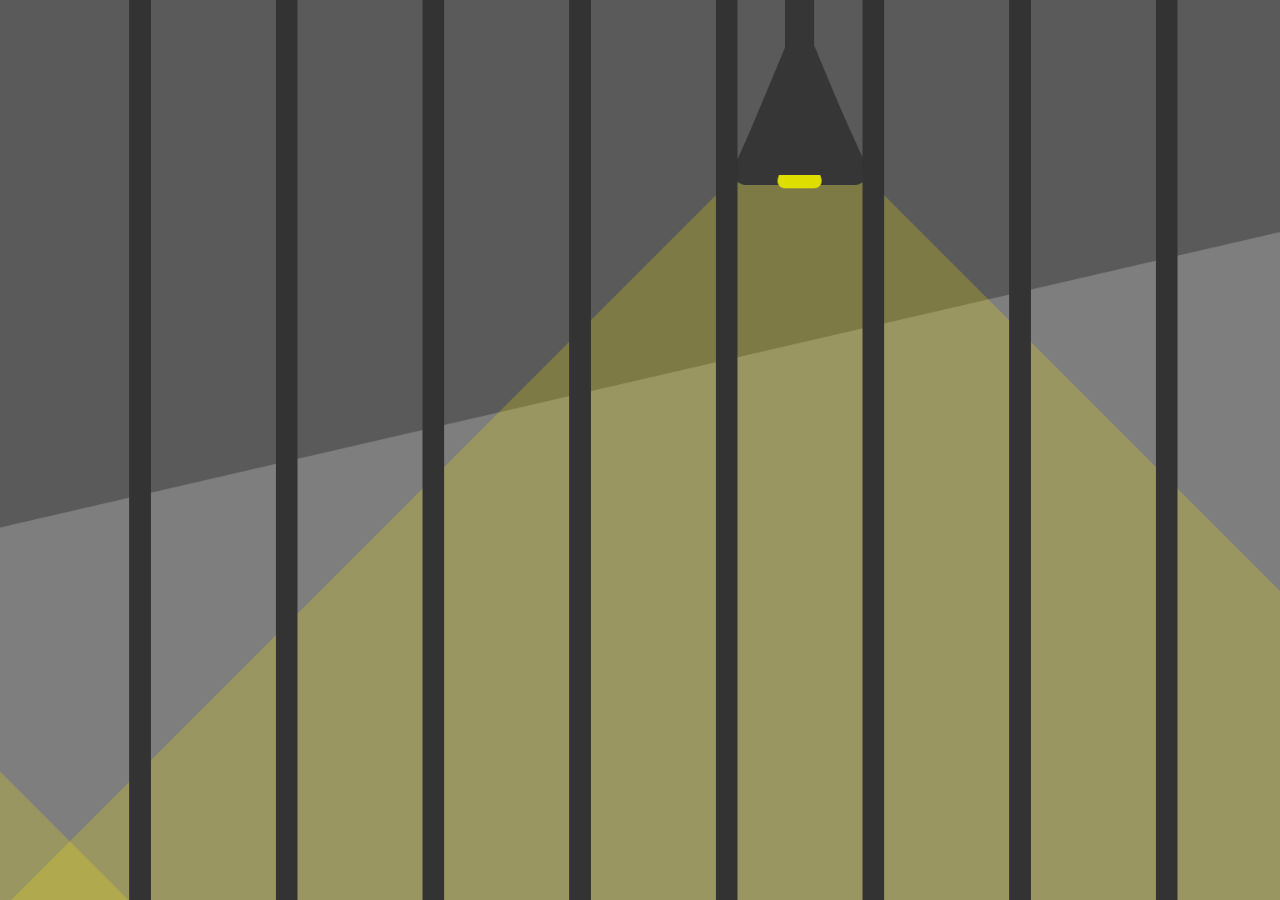
<file: index.html>
<!DOCTYPE html>
<html lang="en">
<head>
  <meta charset="utf-8">
  <meta http-equiv="X-UA-Compatible" content="IE=edge">
  <meta name="description" content="">
  <meta name="viewport" content="width=device-width, initial-scale=1">
  <link rel="stylesheet" href="css/style.css">
  <link rel="shortcut icon" href="https://yusuf0celik.github.io/portfolio/img/pogchamp.png" type="image/x-icon">
  <link rel="preconnect" href="https://fonts.gstatic.com" crossorigin>
  <link href="https://fonts.googleapis.com/css2?family=Montserrat:wght@400;500;600;700&display=swap" rel="stylesheet">
  <title>Escape Room</title>
</head>
<body>
  <div class="background-image">
    <div class="popup">
      <div class="text">
        Je zit nu al een tijdje in de gevangenis, je bent opgepakt omdat 
        je ROC Mondriaan hebt gehackt. Jij en je celgenoot zitten samen in 
        jullie cel. Jullie zijn de laatste voorbereidingen aan het maken 
        voor het grootte ontsnappingsplan waar jullie al een maand aan 
        hebben gewerkt.
      </div>
      <div class="button-puzzle1">
        <a class="lets-go" href="puzzel1.html">Lets Go!</a>
      </div>
    </div>
  </div>
</body>
</html>
</file>
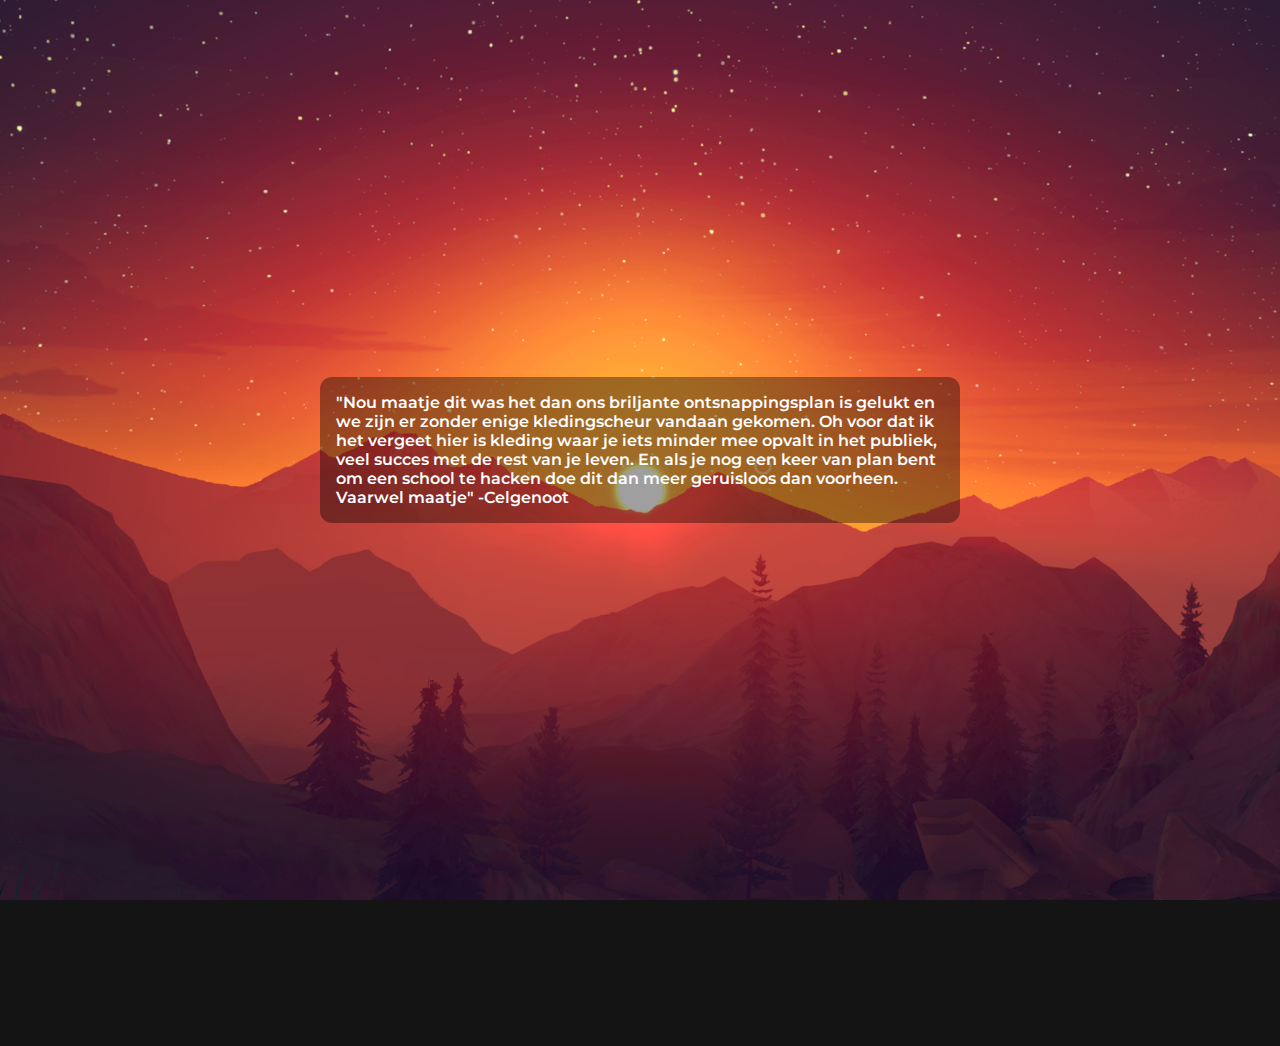
<file: einde.html>
<!DOCTYPE html>
<html lang="en">
<head>
  <meta charset="utf-8">
  <meta http-equiv="X-UA-Compatible" content="IE=edge">
  <meta name="description" content="">
  <meta name="viewport" content="width=device-width, initial-scale=1">
  <link rel="stylesheet" href="css/einde.css">
  <link rel="shortcut icon" href="https://yusuf0celik.github.io/portfolio/img/pogchamp.png" type="image/x-icon">
  <link href='https://unpkg.com/boxicons@2.1.0/css/boxicons.min.css' rel='stylesheet'>
  <link rel="preconnect" href="https://fonts.googleapis.com">
  <link rel="preconnect" href="https://fonts.gstatic.com" crossorigin>
  <link href="https://fonts.googleapis.com/css2?family=Montserrat:wght@400;500;600;700&display=swap" rel="stylesheet">
  <title>Escape Room | Einde</title>
</head>
<body>
  <div class="background-image"></div>
  <div class="dialoog">
    "Nou maatje dit was het dan ons briljante ontsnappingsplan is gelukt en we 
    zijn er zonder enige kledingscheur vandaan gekomen. Oh voor dat ik het 
    vergeet hier is kleding waar je iets minder mee opvalt in het publiek, veel 
    succes met de rest van je leven. En als je nog een keer van plan bent om 
    een school te hacken doe dit dan meer geruisloos dan voorheen. Vaarwel 
    maatje" -Celgenoot
  </div>
</body>
</html>
</file>
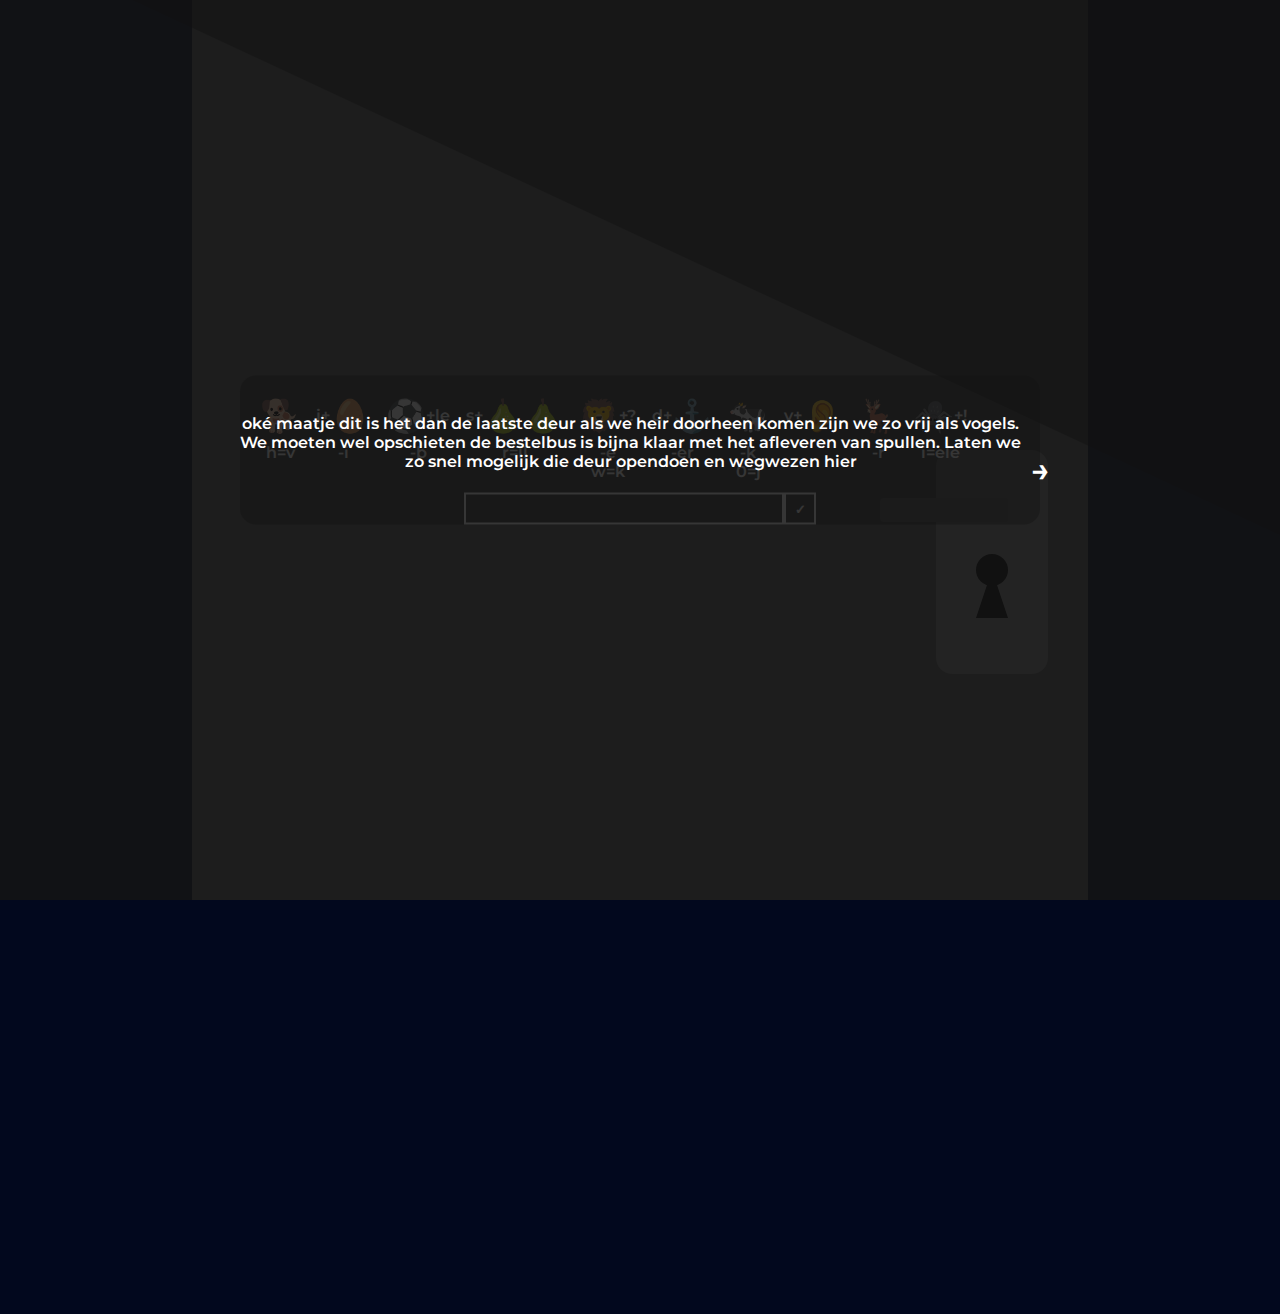
<file: puzzel3.html>
<!DOCTYPE html>
<html lang="en">
<head>
  <meta charset="utf-8">
  <meta http-equiv="X-UA-Compatible" content="IE=edge">
  <meta name="description" content="">
  <meta name="viewport" content="width=device-width, initial-scale=1">
  <link rel="stylesheet" href="css/puzzel3.css">
  <link rel="shortcut icon" href="https://yusuf0celik.github.io/portfolio/img/pogchamp.png" type="image/x-icon">
  <link href='https://unpkg.com/boxicons@2.1.0/css/boxicons.min.css' rel='stylesheet'>
  <link rel="preconnect" href="https://fonts.googleapis.com">
  <link rel="preconnect" href="https://fonts.gstatic.com" crossorigin>
  <link href="https://fonts.googleapis.com/css2?family=Montserrat:wght@400;500;600;700&display=swap" rel="stylesheet">
  <title>Escape Room | Puzzel 3</title>
</head>
<body>
  <div class="shade"></div>
  <div class="backDoor">
    <div class="door">
      <div class="knob">
        <div class="hendel"></div>
        <div class="lock">
          <div class="circle"></div>
          <div class="triangle"></div>
        </div>
      </div>
    </div>
  </div>
  <div class="dialoog1">
    <p>
      oké maatje dit is het dan de laatste deur als we heir doorheen komen zijn 
      we zo vrij als vogels. We moeten wel opschieten de bestelbus is bijna klaar 
      met het afleveren van spullen. Laten we zo snel mogelijk die deur opendoen 
      en wegwezen hier
    </p>
    <button class="dialoog1-btn">&#8594;</button>
  </div>
  <div class="puzzle">
    <div class="emojis">
      <div class="emoji-container">
        <div class="emoji-container-container">
          <div class="emoji">&#128021;</div>
        </div>
        <div class="emoji-woord-block">h=v</div>
      </div>
      <div class="emoji-container">
        <div class="emoji-container-container">
          <div class="emoji-woord-flex">j+</div>
          <div class="emoji">&#129370;</div>
        </div>
        <div class="emoji-woord-block">-i</div>
      </div>
      <div class="emoji-container">
        <div class="emoji-container-container">
          <div class="emoji">&#9917;</div>
          <div class="emoji-woord-flex">+le</div>
        </div>
        <div class="emoji-woord-block">-b</div>
      </div>
      <div class="emoji-container">
        <div class="emoji-container-container">
          <div class="emoji-woord-flex">s+</div>
          <div class="emoji">&#127824;&#127824;</div>
        </div>
        <div class="emoji-woord-block">r=ll</div>
      </div>
      <div class="emoji-container">
        <div class="emoji-container-container">
          <div class="emoji">&#129409;</div>
          <div class="emoji-woord-flex">+?</div>
        </div>
        <div class="emoji-woord-block">-e <br> w=k</div>
      </div>
      <div class="emoji-container">
        <div class="emoji-container-container">
          <div class="emoji-woord-flex">d+</div>
          <div class="emoji">&#9875;</div>
        </div>
        <div class="emoji-woord-block">-er</div>
      </div>
      <div class="emoji-container">
        <div class="emoji-container-container">
          <div class="emoji">&#128004;</div>
        </div>
        <div class="emoji-woord-block">-k <br> 0=j</div>
      </div>
      <div class="emoji-container">
        <div class="emoji-container-container">
          <div class="emoji-woord-flex">v+</div>
          <div class="emoji">&#128066;</div>
        </div>
      </div>
      <div class="emoji-container">
        <div class="emoji-container-container">
          <div class="emoji">&#129420;</div>
        </div>
        <div class="emoji-woord-block">-r</div>
      </div>
      <div class="emoji-container">
        <div class="emoji-container-container">
          <div class="emoji">&#128375;&#65039;</div>
          <div class="emoji-woord-flex">+!</div>
        </div>
        <div class="emoji-woord-block">i=ele</div>
      </div>
    </div>
    <div class="input">
      <input class="input-puzzel" type="text">
      <button class="input-button" id="input-button">&#10003;</button>
    </div>
  </div>
  <div class="winner">
    <a href="einde.html">Laten we nu zo snel mogelijk gaan!</a>
  </div>
  <script src="./js/puzzel3.js"></script>
  </div>
</body>
</html>
</file>
<file: css/style.css>
* {
  margin: 0;
  padding: 0;
  box-sizing: border-box;
  font-family: 'Montserrat', sans-serif;
  font-weight: 600;
}

html, body {
  height: 100%;
  background-color: #141414;
}

.background-image {
  width: 100%;
  height: 100%;
  background-image: url(https://yusuf0celik.github.io/Escape-room/img/home.png);
  background-size: cover;
  background-repeat: no-repeat;
}

.popup {
  width: 40rem;
  position: relative;
  top: 50%;
  left: 50%;
  transform: translateX(-50%) translateY(-50%);
  background-color: #14141490;
  color: #fff;
  padding: 1rem 1rem 2rem 1rem;
  border-radius: 1rem;
  opacity: 0;
  animation: popup-fade 2s 1s forwards;
}

@keyframes popup-fade {
  0% {
    opacity: 0;
  }
  100%{
    opacity: 1;
  }
}

.lets-go {
  position: absolute;
  right: 1rem;
  bottom: 1rem;
  padding: 0.25rem;
  border: none;
  border-radius: 0.25rem;
  outline: none;
  color: rgb(255, 255, 139);
  transition: 125ms;
  text-decoration: none;
}

.lets-go:active {
  color: #fff;
}
</file>
<file: css/einde.css>
* {
  margin: 0;
  padding: 0;
  box-sizing: border-box;
  font-family: 'Montserrat', sans-serif;
  font-weight: 600;
}

html, body {
  height: 100%;
  width: 100%;
  background-color: #141414;
  overflow: hidden;
}

.background-image {
  background-image: url(https://yusuf0celik.github.io/Escape-room/img/einde.png);
  background-repeat: no-repeat;
  background-size: cover;
  width: 100%;
  height: 100%;
}

.dialoog {
  width: 40rem;
  position: relative;
  top: -50%;
  left: 50%;
  transform: translate(-50%,-50%);
  border-radius: 0.75rem;
  padding: 1rem;
  background-color: #00000060;
  color: #fff;
}
</file>
<file: css/puzzel3.css>
* {
  margin: 0;
  padding: 0;
  box-sizing: border-box;
  font-family: 'Montserrat', sans-serif;
  font-weight: 600;
  color: #fff;
}

html, body {
  height: 100%;
  background-color: #02081E;
  overflow: hidden;
}

.shade {
  background-color: #00000070;
  width: 200rem;
  height: 60rem;
  position: absolute;
  top: -25rem;
  left: -10rem;
  transform: rotate(25deg);
  z-index: 5;
  pointer-events: none;
}

.backDoor {
  background-color: #222;
  position:relative;
  width: 56rem;
  height: 100%;
  margin: 0 auto;
}

.door {
  background-color: #515151;
  position:relative;
  top: 0px;
  left: 0px;
  width: 56rem;
  height: 100%;
  transform-origin: left;
  transition: all 0.5s ease-in-out;
}

.knob {
  width: 7rem;
  height: 14rem;
  background-color: #7A7A7A;
  border-radius: 1rem;
  position: absolute;
  right: 2.5rem;
  top: 50%;
}

.hendel {
  width: 8rem;
  height: 1.5rem;
  background-color: #707070;
  border-radius: 0.25rem;
  position: relative;
  top: 3rem;
  right: 3.5rem;
}

.lock .circle {
  width: 2rem;
  height: 2rem;
  background-color: #000;
  border-radius: 50%;
  position: relative;
  top: 5rem;
  left: 50%;
  transform: translateX(-50%);
}

.lock .triangle {
  width: 0;
  height: 0;
  border-style: solid;
  border-width: 0 1rem 3rem 1rem;
  border-color: transparent transparent #000 transparent;
  position: relative;
  top: 4rem;
  left: 50%;
  transform: translateX(-50%);
}

.puzzle {
  width: 50rem;
  border-radius: 1rem;
  background-color: #00000060;
  display: grid;
  grid-template-columns: 3;
  grid-template-rows: 3;
  position: absolute;
  top: 50%;
  left: 50%;
  transform: translateX(-50%) translateY(-50%);
}

.dialoog1 {
  display: flex;
  justify-content: center;
  text-align: center;
  position: absolute;
  top: 0;
  bottom: 0;
  left: 0;
  right: 0;
  transform: scale(1);
  transition: 0.75s;
  background-color: #141414da;
  z-index: 10;
  color: #fff;
}

.dialoog1.active {
  transform: scale(0);
}

.dialoog1 p {
  width: 50rem;
  position: relative;
  top: 46%;
}

.dialoog1-btn {
  height: 2rem;
  position: relative;
  top: 50%;
  background-color: transparent;
  color: #fff;
  font-size: 2rem;
  border: none;
  outline: none;
  cursor: pointer;
}

.alle-emojis {
  display: flex;
  font-size: 2rem;
}

.emojis {
  display: flex;
  padding: 0.75rem;
}

.emoji {
  font-size: 2rem;
}

.woorden {
  display: flex;
}

.emoji-woord {
  text-align: center;
  font-size: 1rem;
}

.emoji-container {
  text-align: center;
}

.emoji-container-container {
  display: flex;
  align-items: center;
  padding: 0.5rem;
}

.input {
  height: 2rem;
  display: flex;
  justify-content: center;
  align-items: center;
}

.input-puzzel {
  width: 20rem;
  height: 2rem;
  background-color: transparent;
  color: #fff;
  border: 2px solid white;
  outline: none;
  padding: 0.5rem;
}

.input-button {
  width: 2rem;
  height: 100%;
  background-color: transparent;
  color: white;
  border: 2px solid white;
  outline: none;
}

.input-button:active {
  background-color: #ffffff30;
}

.winner {
  position: absolute;
  top: 50%;
  width: 100%;
  height: 7.5rem;
  transform: scale(0);
  background-color: #00000090;
  color: #fff;
  font-size: 2rem;
  display: flex;
  justify-content: center;
  align-items: center;
}

.winner.active {
  animation: winner 1s 1s forwards;
}

.winner a {
  color: #fff;
  text-decoration: none;
}

@keyframes winner{
  0%,60%{
    transform:scale(0);
  }
  100%{
    transform:scale(1);
  }
}
</file>
